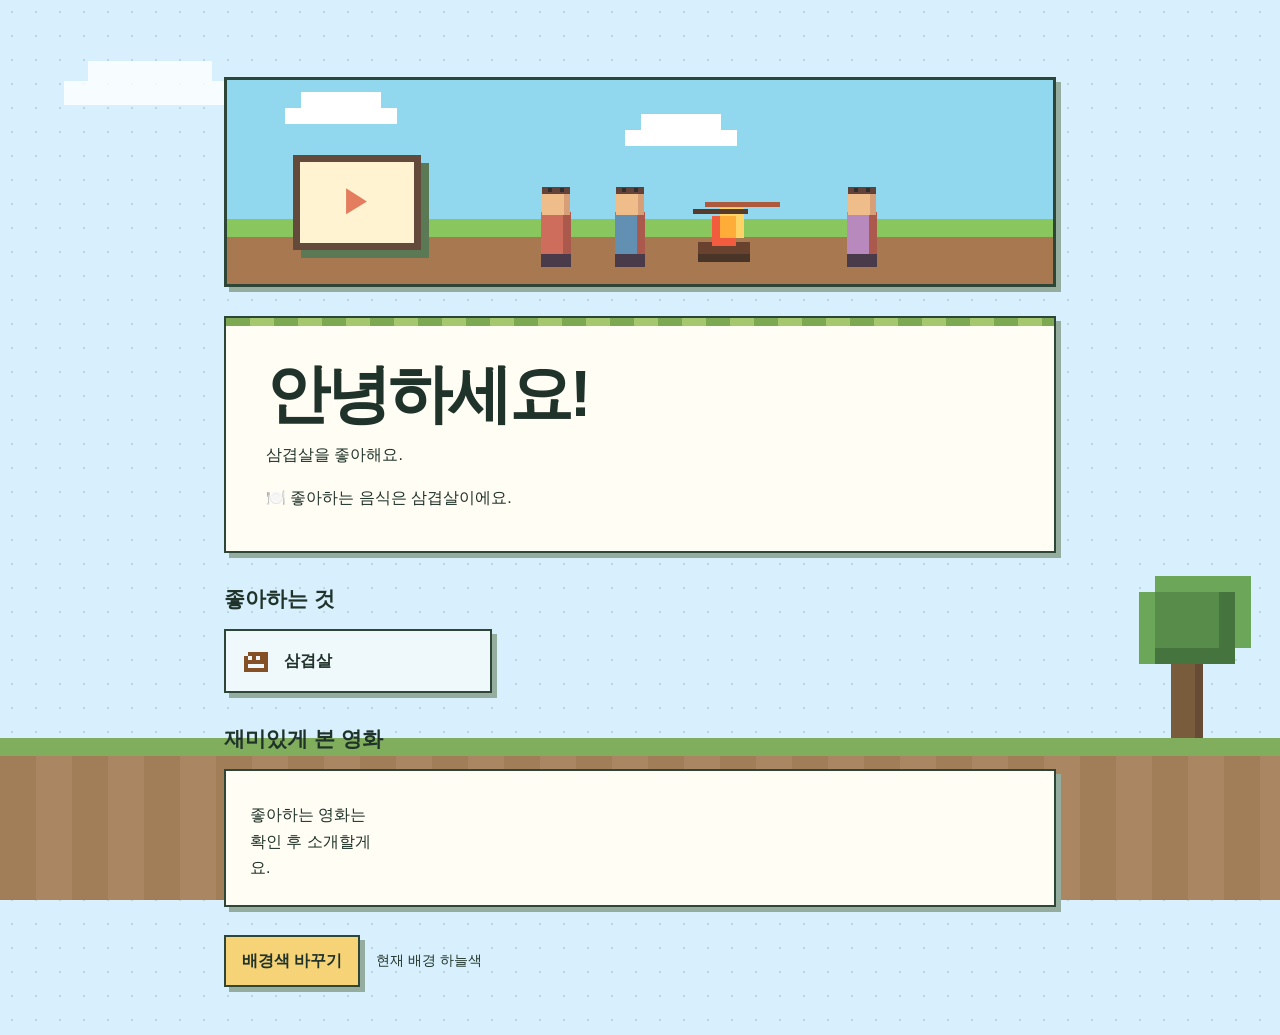
<file: 01-intro/index.html>
<!doctype html>
<html lang="ko">
<head>
  <meta charset="utf-8">
  <meta name="viewport" content="width=device-width, initial-scale=1">
  <title>자기소개</title>
  <style>
    :root {
      color-scheme: light;
      --sky: #d8f0fd;
      --grass: #e0f1cc;
      --paper: #fffdf4;
      --ink: #20332a;
      --line: #2e4638;
      --shadow: #95ad9e;
      --highlight: #f6d376;
    }

    *, *::before, *::after { box-sizing: border-box; }

    body {
      margin: 0;
      min-height: 100vh;
      color: var(--ink);
      background-color: var(--sky);
      background-image: radial-gradient(#31573529 1px, transparent 1px);
      background-size: 24px 24px;
      font: 1rem/1.65 "맑은 고딕", "Apple SD Gothic Neo", sans-serif;
      overflow-wrap: break-word;
    }

    body[data-background="grass"] { background-color: var(--grass); }

    main {
      width: min(52rem, calc(100% - 3rem));
      margin-inline: auto;
      padding-block: clamp(2.5rem, 6vw, 5rem) 3rem;
    }

    h1, h2, h3, p { margin: 0; }
    h2 { margin-bottom: .8rem; font-size: 1.3rem; }
    section { margin-top: 1.8rem; }

    .intro, .hobbies li, .movie, button {
      border: 2px solid var(--line);
      box-shadow: 5px 5px 0 var(--shadow);
    }

    .intro {
      position: relative;
      overflow: hidden;
      padding: clamp(1.3rem, 4vw, 2.5rem);
      background: var(--paper);
    }

    .intro::before {
      content: "";
      position: absolute;
      inset: 0 0 auto;
      height: 8px;
      background: repeating-linear-gradient(90deg, #7da953 0 24px, #a5c86f 24px 48px);
    }

    .intro h1 {
      font-size: clamp(2.3rem, 7vw, 4rem);
      line-height: 1.15;
      letter-spacing: -.05em;
      margin-bottom: .7rem;
    }

    .intro p { max-width: 32rem; }
    /* 하늘 위에 네모난 구름과 나무, 잔디 지형을 쌓습니다. */
    .scenery { position: fixed; inset: 0; pointer-events: none; overflow: hidden; z-index: -1; }
    .scenery::after {
      content: ""; position: absolute; inset: auto 0 0; height: 18vh;
      border-top: 18px solid #80ae5d;
      background: repeating-linear-gradient(90deg, #a17d58 0 36px, #aa8762 36px 72px);
    }
    .block-cloud {
      position: absolute; top: 9%; left: 5%; width: 100px; height: 24px; background: #fff;
      box-shadow: 24px -20px #fff, 48px -20px #fff, 72px 0 #fff, 280px 105px #fff, 304px 85px #fff, 328px 85px #fff, 352px 105px #fff;
      opacity: .8;
    }
    .block-tree {
      position: absolute; right: 6%; bottom: 17vh; width: 32px; height: 100px;
      background: #795c3b; box-shadow: inset -8px 0 #674b34;
    }
    .block-tree::before {
      content: ""; position: absolute; width: 96px; height: 72px; left: -32px; top: -55px;
      background: #578c4b; box-shadow: inset 16px 0 #6ca759, inset -16px -16px #46743f, 16px -16px #6ca759;
    }
    body { isolation: isolate; }
    .intro-list { list-style: none; padding: 0; margin: 1rem 0 0; }
    .intro-list li + li { margin-top: .25rem; }
    .movie + .movie { margin-top: 1rem; }

    /* 블록 마을의 야외 영화와 모닥불 장면입니다. */
    .village-scene {
      position: relative;
      height: 210px;
      margin: 0 0 1.8rem;
      overflow: hidden;
      border: 3px solid var(--line);
      background: linear-gradient(#91d8ef 0 68%, #8ac65e 68% 77%, #a87951 77%);
      box-shadow: 5px 5px 0 var(--shadow);
    }
    body[data-background="grass"] .village-scene {
      background: linear-gradient(#c5e9a2 0 68%, #6fb15a 68% 77%, #987150 77%);
    }
    .village-scene::before {
      content: "";
      position: absolute;
      width: 64px; height: 16px;
      top: 28px; left: 7%;
      background: #fff;
      box-shadow: 16px -16px #fff, 32px -16px #fff, 48px 0 #fff,
        340px 22px #fff, 356px 6px #fff, 372px 6px #fff, 388px 22px #fff;
    }
    .screen {
      position: absolute; left: 8%; bottom: 34px;
      width: 128px; height: 95px;
      background: #fff3d1;
      border: 7px solid #634a3b;
      box-shadow: 8px 8px 0 #5b7954;
    }
    .screen::after {
      content: "▶";
      position: absolute; inset: 0;
      display: grid; place-items: center;
      color: #e47c5e; font-size: 2rem;
    }
    .campfire {
      position: absolute; left: 57%; bottom: 30px;
      width: 52px; height: 12px;
      background: #69412f;
      box-shadow: 0 8px #493428;
    }
    .campfire::before {
      content: ""; position: absolute; left: 14px; bottom: 8px;
      width: 24px; height: 30px;
      background: #ffad38;
      box-shadow: inset 8px -8px #f15c3e, 8px -8px #ffd365;
    }
    .campfire::after {
      content: ""; position: absolute; left: -5px; bottom: 40px;
      width: 55px; height: 5px; background: #563b2d;
      box-shadow: 12px -7px #ae593c, 22px -7px #ae593c, 32px -7px #ae593c;
    }
    .villager {
      position: absolute; bottom: 30px;
      width: 30px; height: 42px;
      background: #cf6d5d;
      box-shadow: inset -8px 0 #ab594d, 0 13px #493b4a;
    }
    .villager::before {
      content: ""; position: absolute; left: 1px; bottom: 39px;
      width: 28px; height: 28px;
      background: #efbd8a;
      border-top: 7px solid #634339;
      box-shadow: inset -6px 0 #d79f77;
    }
    .villager::after {
      content: ""; position: absolute; top: -24px; left: 7px;
      width: 4px; height: 4px;
      background: #332d2c;
      box-shadow: 12px 0 #332d2c;
    }
    .villager.one { left: 38%; }
    .villager.two { left: 47%; background: #6190b3; }
    .villager.three { left: 75%; background: #b889bd; }
    @media (max-width: 37rem) {
      .village-scene { height: 170px; }
      .screen { left: 3%; width: 75px; height: 65px; }
      .villager.one { left: 34%; }
      .villager.two { left: 47%; }
      .villager.three { left: 80%; }
      .campfire { left: 62%; width: 40px; }
    }
    .hobbies {
      display: grid;
      grid-template-columns: repeat(3, minmax(0, 1fr));
      gap: .9rem;
      padding: 0;
      margin: 0;
      list-style: none;
    }

    .hobbies li {
      display: flex;
      align-items: center;
      gap: .75rem;
      padding: .8rem .9rem;
      min-height: 4rem;
      background: #eff9fc;
      font-weight: 700;
    }

    .hobbies li:nth-child(2) { background: #f4f0ff; }
    .hobbies li:nth-child(3) { background: #fff3cd; }

    /* 작은 네모를 쌓아 카드마다 다른 픽셀 장식을 만듭니다. */
    .pixel {
      flex: 0 0 2rem;
      width: 2rem;
      height: 2rem;
      position: relative;
    }

    .pixel::before {
      position: absolute;
      content: "";
      top: 4px;
      left: 4px;
      width: 4px;
      height: 4px;
    }

    .cloud::before {
      color: #3177a1;
      box-shadow: 8px 0, 12px 0, 4px 4px, 8px 4px #fff, 12px 4px #fff,
        16px 4px, 0 8px, 4px 8px #fff, 8px 8px #fff, 12px 8px #fff,
        16px 8px #fff, 20px 8px, 0 12px, 4px 12px #a4d7ec,
        8px 12px #a4d7ec, 12px 12px #a4d7ec, 16px 12px #a4d7ec,
        20px 12px, 4px 16px, 8px 16px, 12px 16px, 16px 16px;
    }

    .note::before {
      color: #634989;
      box-shadow: 12px 0, 16px 0, 20px 4px, 12px 4px, 12px 8px, 12px 12px,
        12px 16px, 8px 16px, 4px 16px, 4px 20px, 8px 20px, 12px 20px;
    }

    .film::before {
      top: 7px;
      color: #855025;
      box-shadow: 0 0, 4px 0, 8px 0, 12px 0, 16px 0, 20px 0, 0 4px,
        8px 4px, 16px 4px, 20px 4px, 0 8px, 4px 8px, 8px 8px, 12px 8px,
        16px 8px, 20px 8px, 0 12px, 20px 12px, 0 16px, 4px 16px, 8px 16px,
        12px 16px, 16px 16px, 20px 16px;
    }

    .movie {
      display: grid;
      grid-template-columns: minmax(0, 8rem) minmax(0, 1fr);
      align-items: center;
      gap: clamp(1rem, 3vw, 1.75rem);
      padding: clamp(1rem, 3vw, 1.5rem);
      background: var(--paper);
    }

    .poster {
      display: block;
      width: 100%;
      max-width: 8rem;
      height: auto;
      border: 2px solid var(--line);
    }

    .movie h3 { font-size: clamp(1.6rem, 4vw, 2.1rem); }
    .movie p { margin-top: .45rem; }
    .source { font-size: .875rem; }
    .source a { color: #315b43; text-underline-offset: .2em; }

    .background-control {
      display: flex;
      align-items: center;
      flex-wrap: wrap;
      gap: .65rem 1rem;
      margin-top: 1.75rem;
    }

    button {
      padding: .65rem 1rem;
      background: var(--highlight);
      color: var(--ink);
      font: inherit;
      font-weight: 800;
      cursor: pointer;
    }

    button:hover { background: #ffdf90; }
    button:active { transform: translate(3px, 3px); box-shadow: 2px 2px 0 var(--shadow); }
    :focus-visible { outline: 3px solid #28577d; outline-offset: 4px; }
    #background-status { font-size: .875rem; }

    @media (max-width: 37rem) {
      /* 블록 마을의 야외 영화와 모닥불 장면입니다. */
    .village-scene {
      position: relative;
      height: 210px;
      margin: 0 0 1.8rem;
      overflow: hidden;
      border: 3px solid var(--line);
      background: linear-gradient(#91d8ef 0 68%, #8ac65e 68% 77%, #a87951 77%);
      box-shadow: 5px 5px 0 var(--shadow);
    }
    body[data-background="grass"] .village-scene {
      background: linear-gradient(#c5e9a2 0 68%, #6fb15a 68% 77%, #987150 77%);
    }
    .village-scene::before {
      content: "";
      position: absolute;
      width: 64px; height: 16px;
      top: 28px; left: 7%;
      background: #fff;
      box-shadow: 16px -16px #fff, 32px -16px #fff, 48px 0 #fff,
        340px 22px #fff, 356px 6px #fff, 372px 6px #fff, 388px 22px #fff;
    }
    .screen {
      position: absolute; left: 8%; bottom: 34px;
      width: 128px; height: 95px;
      background: #fff3d1;
      border: 7px solid #634a3b;
      box-shadow: 8px 8px 0 #5b7954;
    }
    .screen::after {
      content: "▶";
      position: absolute; inset: 0;
      display: grid; place-items: center;
      color: #e47c5e; font-size: 2rem;
    }
    .campfire {
      position: absolute; left: 57%; bottom: 30px;
      width: 52px; height: 12px;
      background: #69412f;
      box-shadow: 0 8px #493428;
    }
    .campfire::before {
      content: ""; position: absolute; left: 14px; bottom: 8px;
      width: 24px; height: 30px;
      background: #ffad38;
      box-shadow: inset 8px -8px #f15c3e, 8px -8px #ffd365;
    }
    .campfire::after {
      content: ""; position: absolute; left: -5px; bottom: 40px;
      width: 55px; height: 5px; background: #563b2d;
      box-shadow: 12px -7px #ae593c, 22px -7px #ae593c, 32px -7px #ae593c;
    }
    .villager {
      position: absolute; bottom: 30px;
      width: 30px; height: 42px;
      background: #cf6d5d;
      box-shadow: inset -8px 0 #ab594d, 0 13px #493b4a;
    }
    .villager::before {
      content: ""; position: absolute; left: 1px; bottom: 39px;
      width: 28px; height: 28px;
      background: #efbd8a;
      border-top: 7px solid #634339;
      box-shadow: inset -6px 0 #d79f77;
    }
    .villager::after {
      content: ""; position: absolute; top: -24px; left: 7px;
      width: 4px; height: 4px;
      background: #332d2c;
      box-shadow: 12px 0 #332d2c;
    }
    .villager.one { left: 38%; }
    .villager.two { left: 47%; background: #6190b3; }
    .villager.three { left: 75%; background: #b889bd; }
    @media (max-width: 37rem) {
      .village-scene { height: 170px; }
      .screen { left: 3%; width: 75px; height: 65px; }
      .villager.one { left: 34%; }
      .villager.two { left: 47%; }
      .villager.three { left: 80%; }
      .campfire { left: 62%; width: 40px; }
    }
    .hobbies { grid-template-columns: 1fr; }
    }

    @media (max-width: 25rem) {
      .movie { grid-template-columns: 1fr; }
    }
  </style>
</head>
<body data-background="sky">
  <div class="scenery" aria-hidden="true"><div class="block-cloud"></div><div class="block-tree"></div></div>
  <main>
    <div class="village-scene" role="img" aria-label="블록 마을에서 친구들이 모닥불에 고기를 구우며 영화를 보는 장면">
      <div class="screen"></div>
      <div class="villager one"></div>
      <div class="villager two"></div>
      <div class="campfire"></div>
      <div class="villager three"></div>
    </div>
    <header class="intro">
      <h1>안녕하세요!</h1>
      <p>삼겹살을 좋아해요.</p>
      <ul class="intro-list">
        <li>🍽️ 좋아하는 음식은 삼겹살이에요.</li>
      </ul>
    </header>

    <section aria-labelledby="hobbies-heading">
      <h2 id="hobbies-heading">좋아하는 것</h2>
      <ul class="hobbies">
        <li><span class="pixel film" aria-hidden="true"></span>삼겹살</li>
      </ul>
    </section>

    <section aria-labelledby="movie-heading">
      <h2 id="movie-heading">재미있게 본 영화</h2>
      <div class="movie"><p>좋아하는 영화는 확인 후 소개할게요.</p></div>
    </section>

    <div class="background-control">
      <button type="button" id="background-toggle">배경색 바꾸기</button>
      <p id="background-status" role="status">현재 배경 하늘색</p>
    </div>
  </main>

  <script>
    const backgroundButton = document.querySelector("#background-toggle");
    const backgroundStatus = document.querySelector("#background-status");

    // 현재 배경에 따라 다음 색과 안내 문구를 함께 바꿉니다.
    backgroundButton.addEventListener("click", () => {
      const showGrass = document.body.dataset.background === "sky";
      document.body.dataset.background = showGrass ? "grass" : "sky";
      backgroundStatus.textContent = showGrass ? "현재 배경 잔디색" : "현재 배경 하늘색";
    });
  </script>
</body>
</html>
</file>
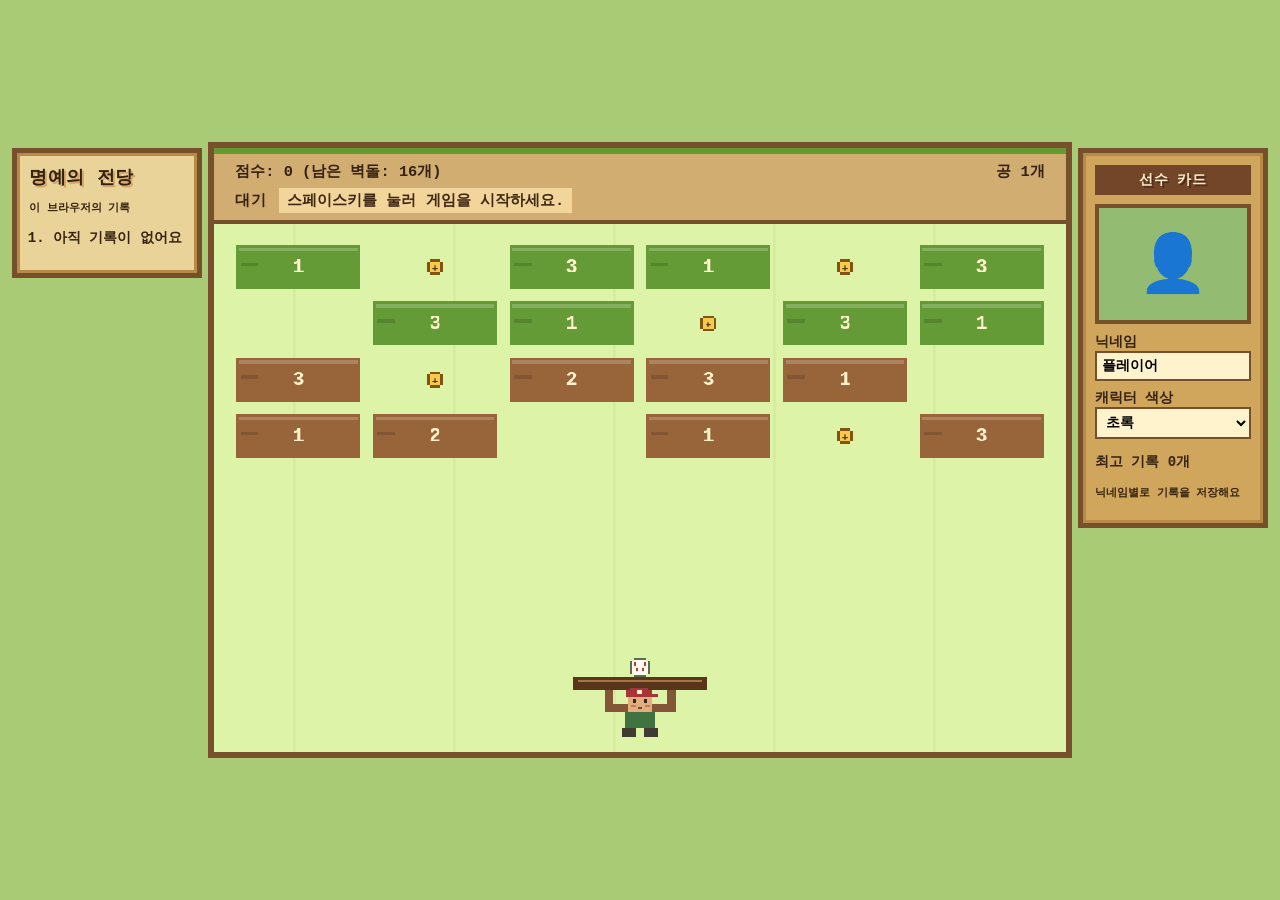
<file: 02-bricks/brick_game.html>
<!doctype html>
<html lang="ko">
<head>
  <meta charset="utf-8">
  <meta name="viewport" content="width=device-width, initial-scale=1">
  <title>벽돌깨기</title>
  <link rel="stylesheet" href="brick_game.css">
  <script src="brick_game.js" defer></script>
</head>
<body>
  <div class="layout">
  <aside class="side-panel" aria-label="최고 기록 순위">
    <h2>명예의 전당</h2>
    <p>이 브라우저의 기록</p>
    <ol id="leaderboard"></ol>
  </aside>
  <main class="game" aria-label="벽돌깨기">
    <header class="scoreboard">
      <div class="stats">
        <span id="score">점수: 0</span>
        <span id="ball-count">공 1개</span>
      </div>
      <div class="guide" role="status">
        <strong id="state">대기</strong>
        <span id="message">스페이스키를 눌러 게임을 시작하세요.</span>
      </div>
    </header>
    <div class="field-wrap">
    <canvas id="field" width="960" height="600" aria-label="벽돌깨기 경기장">
      이 브라우저에서는 게임 화면을 표시할 수 없습니다.
    </canvas>
    <div id="game-over" class="overlay" hidden>
      <div><strong>GAME OVER</strong><p id="result"></p><p id="restart-hint"></p></div>
    </div>
    </div>
  </main>
  <aside class="profile-card" aria-label="내 게임 프로필">
    <div class="card-title">선수 카드</div>
    <div id="profile-avatar" class="avatar" aria-hidden="true">👤</div>
    <label for="player-name">닉네임</label>
    <input id="player-name" maxlength="16" value="플레이어" autocomplete="off">
    <label for="player-style">캐릭터 색상</label>
    <select id="player-style"><option value="green">초록</option><option value="blue">파랑</option><option value="red">빨강</option></select>
    <p>최고 기록 <strong id="personal-best">0개</strong></p>
    <p class="card-help">닉네임별로 기록을 저장해요</p>
  </aside>
  </div>
</body>
</html>
</file>
<file: 02-bricks/brick_game.css>
* {
  box-sizing: border-box;
}

body {
  margin: 0;
  min-height: 100vh;
  min-height: 100dvh;
  display: grid;
  place-items: center;
  background: #aacb75;
  color: #34210f;
  font-family: "Galmuri11", "둥근모꼴", "Courier New", "Malgun Gothic", monospace;
  font-weight: 700;
}

button, input, select { font: inherit; }
.card-title, .side-panel h2, #state, .overlay strong {
  letter-spacing: 0.04em;
  text-shadow: 2px 2px 0 #d4a76b;
}
.card-title, .overlay strong { text-shadow: 2px 2px 0 #512b20; }

.game {
  width: 100%;
  aspect-ratio: 960 / 680;
  display: grid;
  grid-template-rows: 80fr 600fr;
  container-type: inline-size;
  outline: 6px solid #79502d;
  border-top: 6px solid #659a32;
  background: #ddf3a7;
}

.layout { width: min(1400px, calc(100vw - 24px)); display: grid; grid-template-columns: minmax(130px, 190px) minmax(0, 960px) minmax(145px, 190px); gap: 12px; align-items: start; }
.side-panel, .profile-card { padding: 12px; background: #e9d398; border: 5px solid #76502a; box-shadow: inset 0 0 0 3px #b88a48; font-size: 14px; overflow-wrap: anywhere; }
.side-panel h2 { font-size: 18px; margin: 0; }
.side-panel p, .card-help { font-size: 11px; }
#leaderboard { padding-left: 24px; }
#leaderboard li { margin-bottom: 10px; font-weight: bold; }
.rank-avatar { display: inline-grid; place-items: center; width: 27px; height: 27px; background: #93bc72; border: 2px solid #76502a; }
.rank-avatar[data-style="blue"] { background: #82b9c9; }
.rank-avatar[data-style="red"] { background: #c8917c; }
.profile-card { background: #cfa65c; }
.card-title { font-weight: 900; background: #744629; color: #fff1c7; padding: 6px; text-align: center; }
.avatar { height: 120px; margin: 9px 0; display: grid; place-items: center; font-size: 56px; color: #264f2d; background: #93bc72; border: 4px solid #76502a; }
.avatar[data-style="blue"] { background: #82b9c9; color: #23486d; }
.avatar[data-style="red"] { background: #c8917c; color: #723c35; }
.profile-card label { display: block; font-weight: bold; margin-top: 8px; }
.profile-card input, .profile-card select { width: 100%; padding: 5px; border: 2px solid #76502a; background: #fff3ce; }
.field-wrap { position: relative; min-height: 0; }
.overlay { position: absolute; inset: 0; display: grid; place-items: center; text-align: center; color: #fff4d6; background: #1e1b18bb; }
.overlay[hidden] { display: none; }
.overlay > div { padding: 18px 28px; border: 5px solid #dfb469; background: #613b25; }
.overlay strong { font-size: clamp(20px, 4vw, 46px); letter-spacing: .08em; color: #ffcd94; }
@media (max-width: 700px) { .layout { grid-template-columns: 1fr 1fr; } .game { grid-column: 1 / -1; grid-row: 1; } .avatar { height: 80px; } }

.scoreboard {
  align-content: center;
  display: grid;
  gap: 0.65cqi;
  padding-inline: 2.5cqi;
  border-bottom: 4px solid #76502a;
  background: #d1ad72;
  font-size: 1.8cqi;
}

.stats,
.guide {
  display: flex;
  align-items: baseline;
  gap: 1.5cqi;
}

.stats {
  justify-content: space-between;
  font-weight: 700;
}

.guide {
  color: #402813;
}

#state {
  color: #34210f;
}

#message { background: #f1d59a; padding: 2px 8px; }

#field {
  display: block;
  width: 100%;
  height: 100%;
  min-height: 0;
  background-color: #ddf3a7;
  background-image: repeating-linear-gradient(90deg, transparent 0 79px, #d5ed9d 79px 82px, transparent 82px 160px);
  image-rendering: pixelated;
}
</file>
